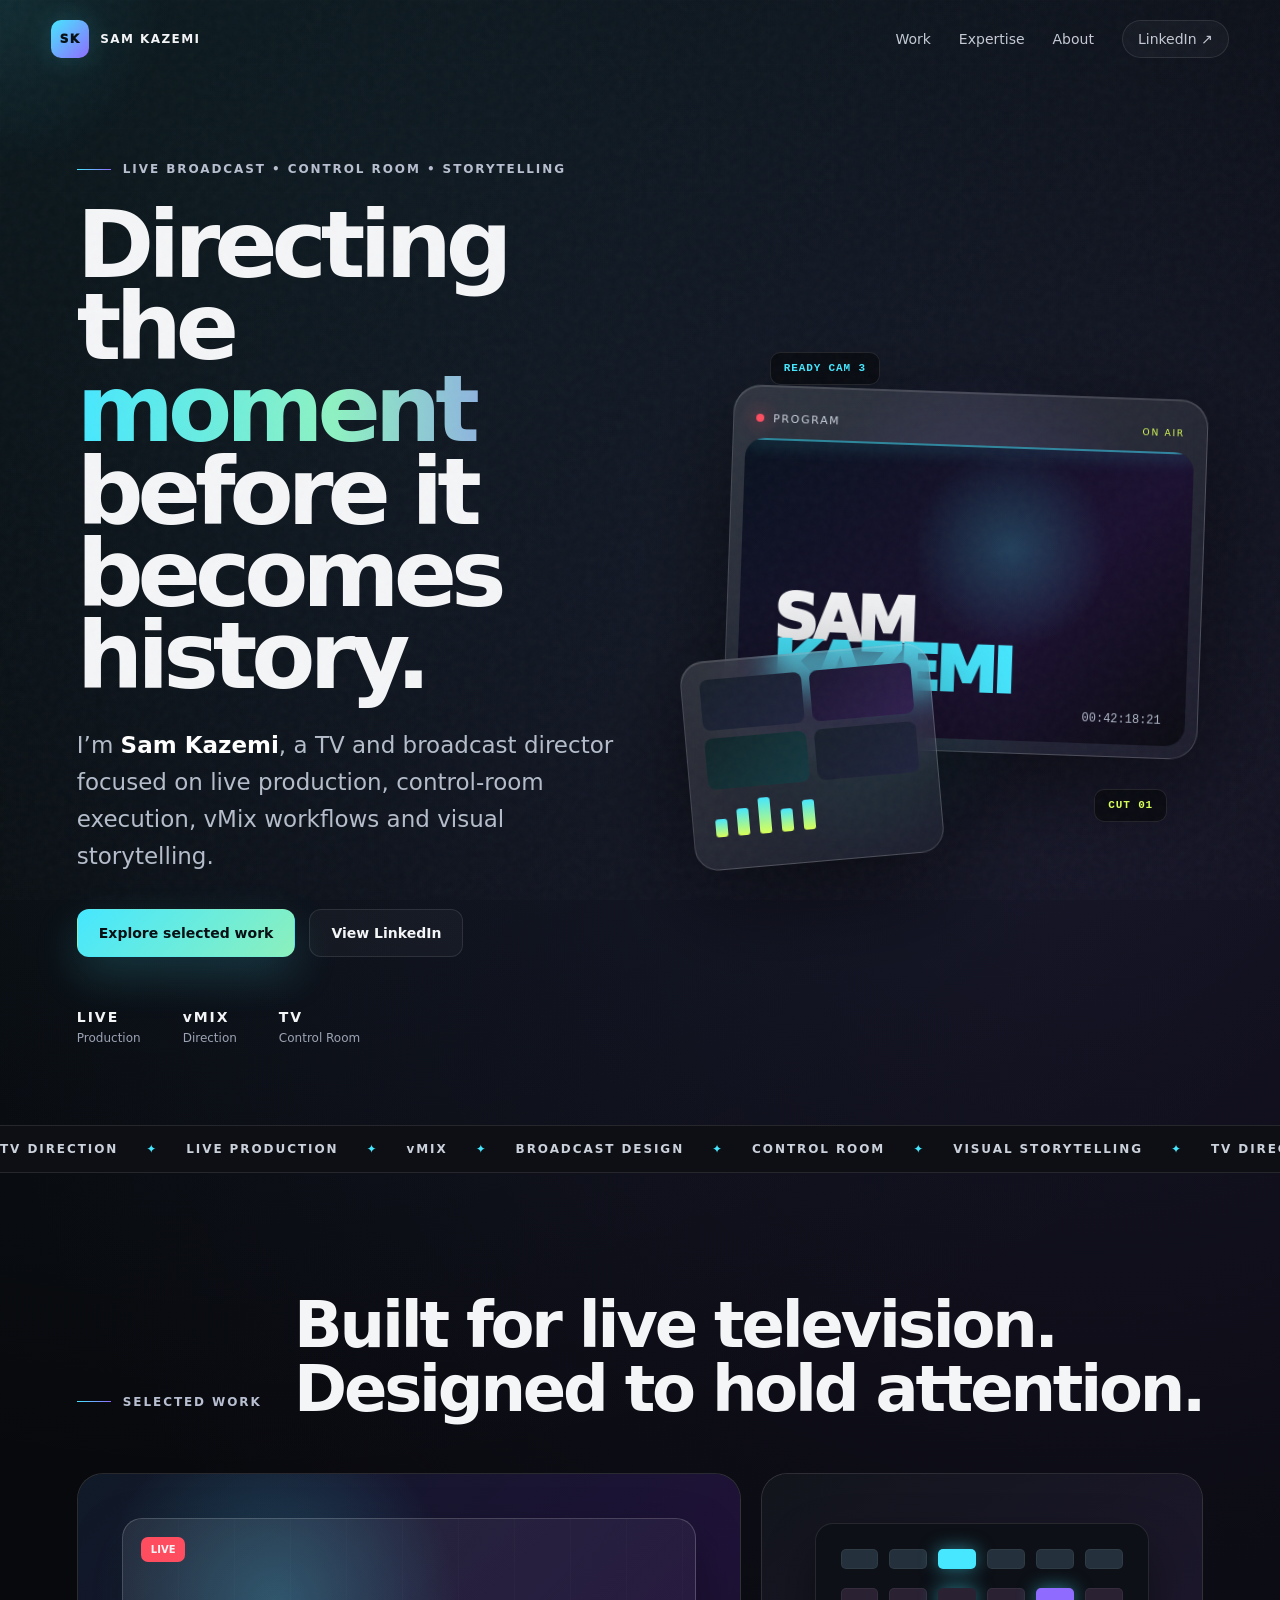
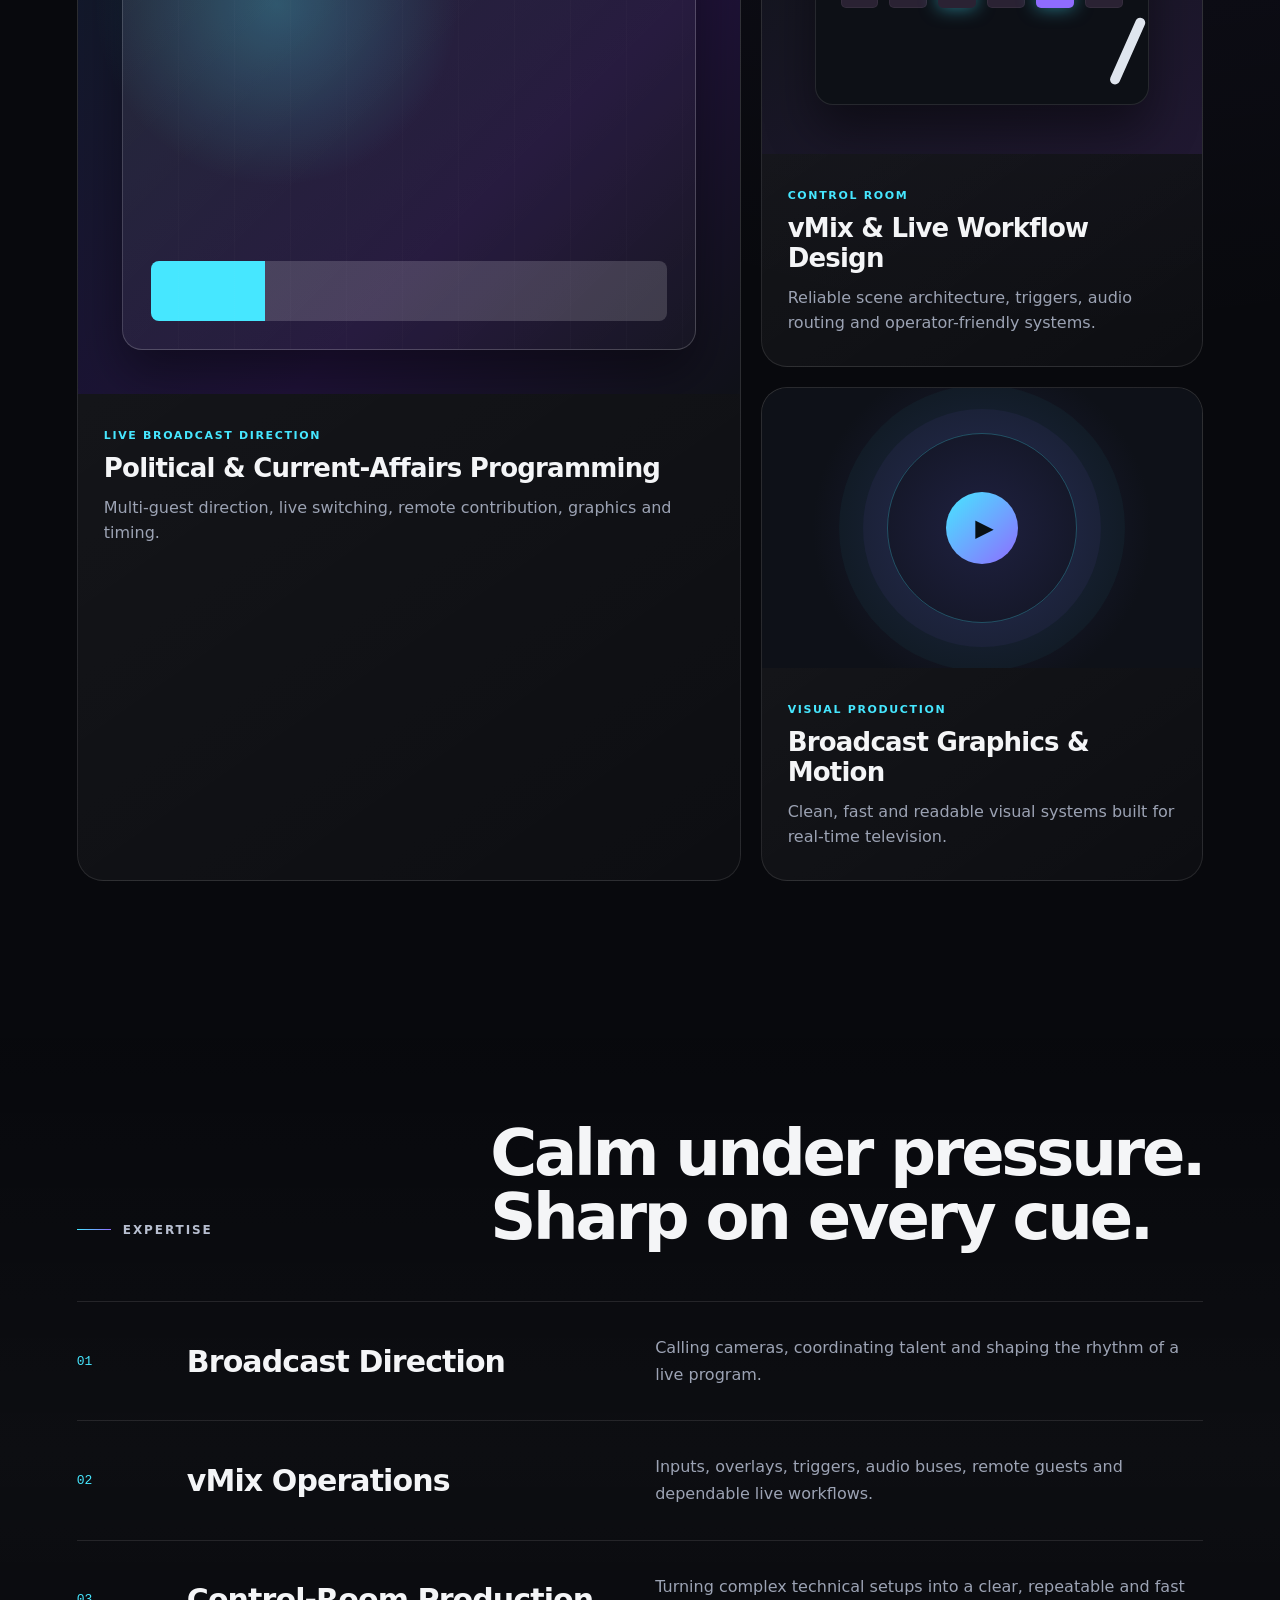
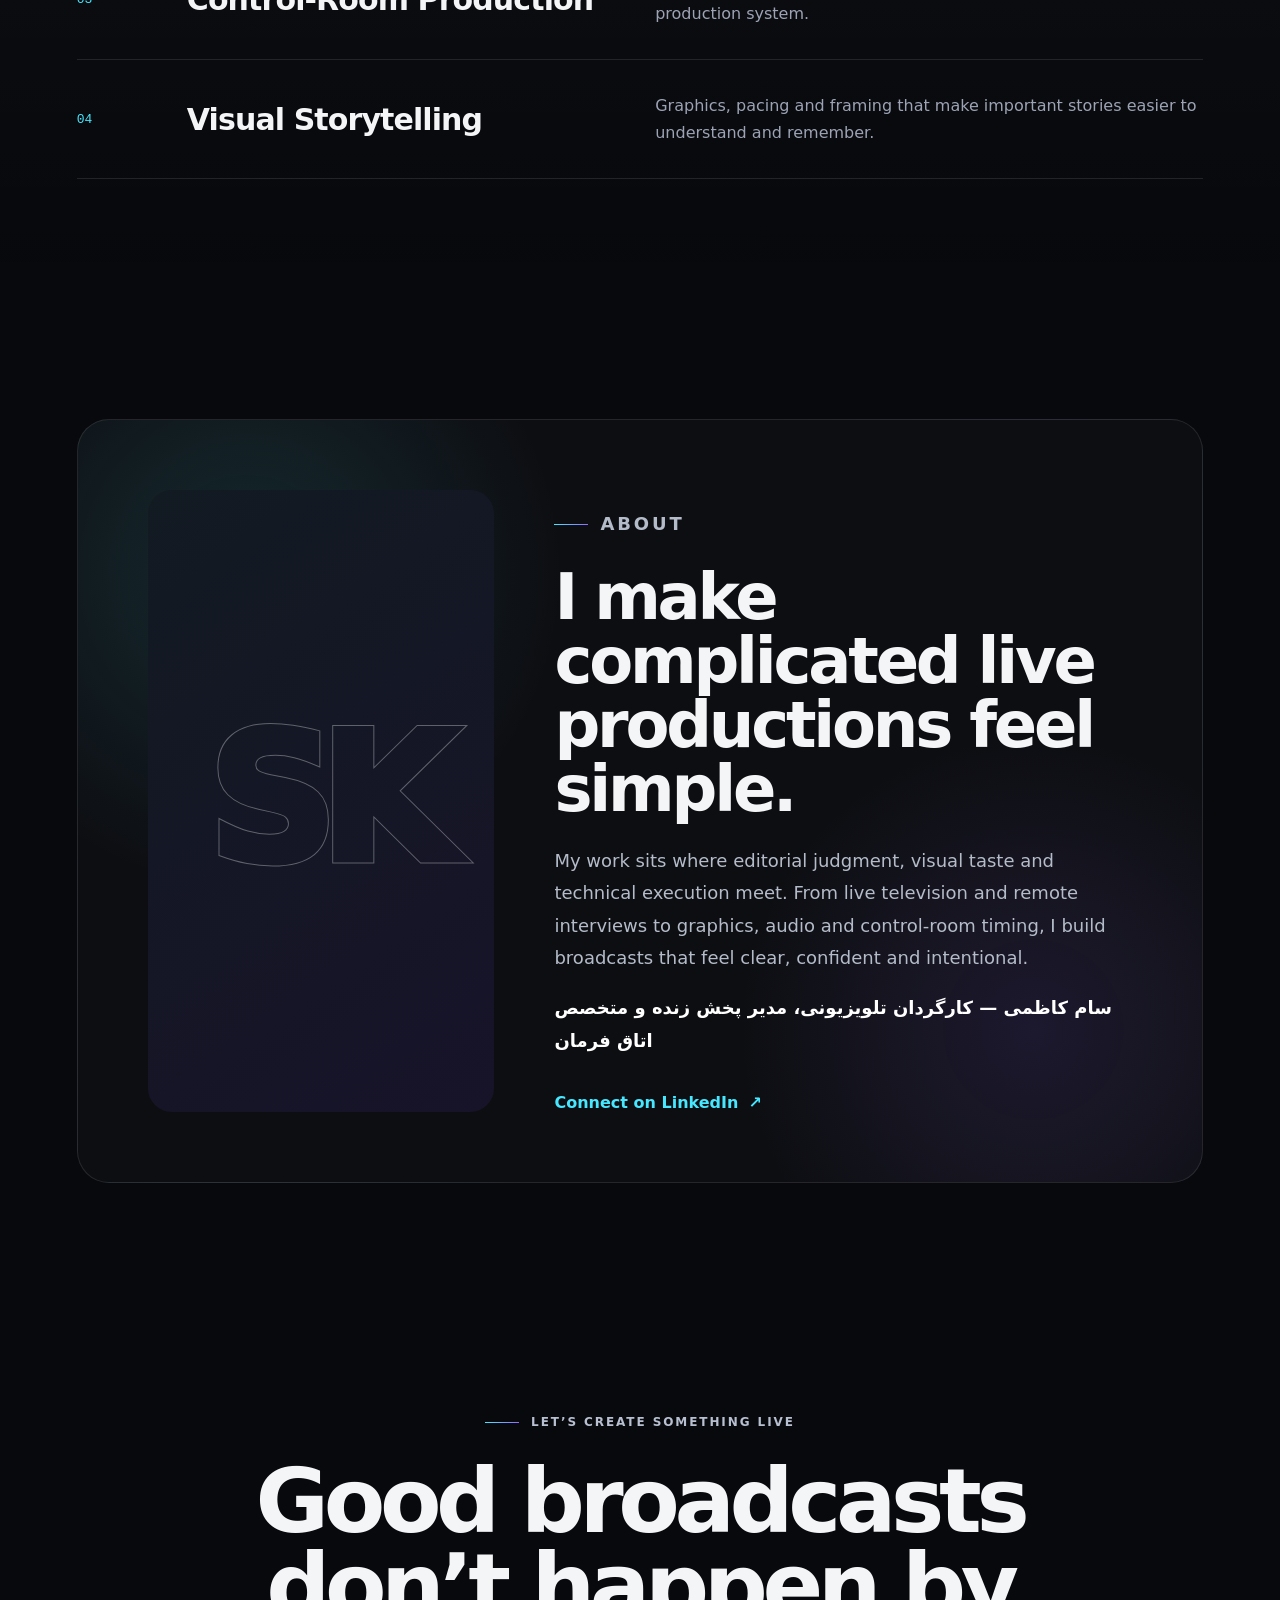
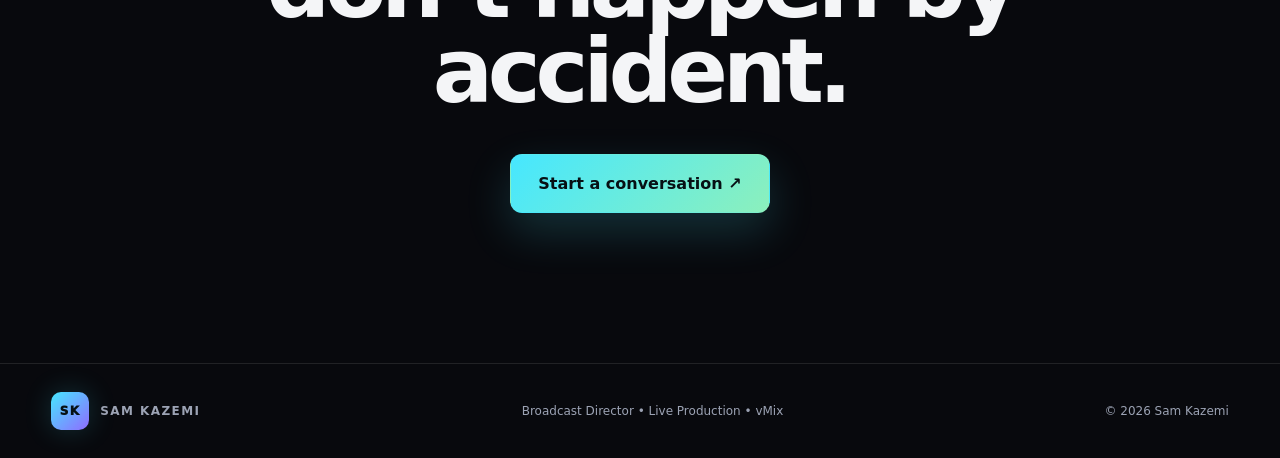
<file: sam-kazemi-portfolio/index.html>
<!doctype html>
<html lang="en" dir="ltr">
<head>
  <meta charset="utf-8" />
  <meta name="viewport" content="width=device-width,initial-scale=1" />
  <meta name="theme-color" content="#08090d" />
  <meta name="description" content="Sam Kazemi — TV Director, Broadcast Director and Live Production Specialist working across control rooms, vMix, live streaming and television production." />
  <meta name="keywords" content="Sam Kazemi, سام کاظمی, TV Director, Broadcast Director, vMix Operator, Live Production, Television Control Room" />
  <meta name="author" content="Sam Kazemi" />
  <meta property="og:title" content="Sam Kazemi — Broadcast Director" />
  <meta property="og:description" content="TV direction, live production, vMix and broadcast control-room workflows." />
  <meta property="og:type" content="website" />
  <meta property="og:url" content="https://samkazemi.com/" />
  <title>Sam Kazemi — Broadcast Director</title>
  <link rel="canonical" href="https://samkazemi.com/" />
  <link rel="stylesheet" href="styles.css" />
  <script type="application/ld+json">
  {
    "@context":"https://schema.org",
    "@type":"Person",
    "name":"Sam Kazemi",
    "alternateName":"سام کاظمی",
    "url":"https://samkazemi.com/",
    "sameAs":["https://www.linkedin.com/in/samkazemi"],
    "jobTitle":"Broadcast Director",
    "knowsAbout":["TV Direction","Live Production","vMix","Broadcast Control Room","Live Streaming"]
  }
  </script>
</head>
<body>
  <div class="noise"></div>
  <div class="cursor-glow" id="cursorGlow"></div>

  <header class="site-header">
    <a class="brand" href="#top" aria-label="Sam Kazemi home">
      <span class="brand-mark">SK</span>
      <span class="brand-text">SAM KAZEMI</span>
    </a>
    <nav class="nav" aria-label="Primary navigation">
      <a href="#work">Work</a>
      <a href="#expertise">Expertise</a>
      <a href="#about">About</a>
      <a class="nav-cta" href="https://www.linkedin.com/in/samkazemi" target="_blank" rel="noreferrer">LinkedIn ↗</a>
    </nav>
  </header>

  <main id="top">
    <section class="hero">
      <div class="hero-grid"></div>
      <div class="hero-copy reveal">
        <p class="eyebrow"><span></span> LIVE BROADCAST • CONTROL ROOM • STORYTELLING</p>
        <h1>
          Directing the
          <span class="gradient-text">moment</span>
          before it becomes history.
        </h1>
        <p class="hero-lead">
          I’m <strong>Sam Kazemi</strong>, a TV and broadcast director focused on
          live production, control-room execution, vMix workflows and visual storytelling.
        </p>
        <div class="hero-actions">
          <a class="btn btn-primary" href="#work">Explore selected work</a>
          <a class="btn btn-ghost" href="https://www.linkedin.com/in/samkazemi" target="_blank" rel="noreferrer">View LinkedIn</a>
        </div>
        <div class="hero-meta">
          <div><strong>LIVE</strong><span>Production</span></div>
          <div><strong>vMIX</strong><span>Direction</span></div>
          <div><strong>TV</strong><span>Control Room</span></div>
        </div>
      </div>

      <div class="hero-visual reveal delay-1" aria-hidden="true">
        <div class="orb orb-a"></div>
        <div class="orb orb-b"></div>
        <div class="monitor monitor-main">
          <div class="monitor-top">
            <span class="live-dot"></span> PROGRAM
            <small>ON AIR</small>
          </div>
          <div class="screen">
            <div class="scanline"></div>
            <div class="screen-title">SAM<br><span>KAZEMI</span></div>
            <div class="timecode">00:42:18:21</div>
          </div>
        </div>
        <div class="monitor monitor-side">
          <div class="mini-grid">
            <span></span><span></span><span></span><span></span>
          </div>
          <div class="levels">
            <i style="--h:44%"></i><i style="--h:68%"></i><i style="--h:89%"></i><i style="--h:57%"></i><i style="--h:76%"></i>
          </div>
        </div>
        <div class="floating-tag tag-one">CUT 01</div>
        <div class="floating-tag tag-two">READY CAM 3</div>
      </div>
    </section>

    <section class="ticker" aria-label="Skills ticker">
      <div class="ticker-track">
        <span>TV DIRECTION</span><b>✦</b><span>LIVE PRODUCTION</span><b>✦</b><span>vMIX</span><b>✦</b><span>BROADCAST DESIGN</span><b>✦</b><span>CONTROL ROOM</span><b>✦</b><span>VISUAL STORYTELLING</span><b>✦</b>
        <span>TV DIRECTION</span><b>✦</b><span>LIVE PRODUCTION</span><b>✦</b><span>vMIX</span><b>✦</b><span>BROADCAST DESIGN</span><b>✦</b><span>CONTROL ROOM</span><b>✦</b><span>VISUAL STORYTELLING</span><b>✦</b>
      </div>
    </section>

    <section class="section" id="work">
      <div class="section-heading reveal">
        <p class="eyebrow"><span></span> SELECTED WORK</p>
        <h2>Built for live television.<br>Designed to hold attention.</h2>
      </div>

      <div class="project-grid">
        <article class="project-card project-featured reveal">
          <div class="project-visual pv-1">
            <div class="project-screen">
              <span class="chip">LIVE</span>
              <div class="fake-lower-third"></div>
              <div class="studio-lines"></div>
            </div>
          </div>
          <div class="project-info">
            <p>LIVE BROADCAST DIRECTION</p>
            <h3>Political & Current-Affairs Programming</h3>
            <span>Multi-guest direction, live switching, remote contribution, graphics and timing.</span>
          </div>
        </article>

        <article class="project-card reveal delay-1">
          <div class="project-visual pv-2">
            <div class="switcher">
              <div class="switcher-row"><i></i><i></i><i></i><i></i><i></i><i></i></div>
              <div class="switcher-row warm"><i></i><i></i><i></i><i></i><i></i><i></i></div>
              <div class="t-bar"></div>
            </div>
          </div>
          <div class="project-info">
            <p>CONTROL ROOM</p>
            <h3>vMix & Live Workflow Design</h3>
            <span>Reliable scene architecture, triggers, audio routing and operator-friendly systems.</span>
          </div>
        </article>

        <article class="project-card reveal delay-2">
          <div class="project-visual pv-3">
            <div class="rings"></div>
            <div class="play">▶</div>
          </div>
          <div class="project-info">
            <p>VISUAL PRODUCTION</p>
            <h3>Broadcast Graphics & Motion</h3>
            <span>Clean, fast and readable visual systems built for real-time television.</span>
          </div>
        </article>
      </div>
    </section>

    <section class="section expertise" id="expertise">
      <div class="section-heading reveal">
        <p class="eyebrow"><span></span> EXPERTISE</p>
        <h2>Calm under pressure.<br>Sharp on every cue.</h2>
      </div>

      <div class="expertise-list">
        <div class="expertise-item reveal">
          <span>01</span><h3>Broadcast Direction</h3><p>Calling cameras, coordinating talent and shaping the rhythm of a live program.</p>
        </div>
        <div class="expertise-item reveal">
          <span>02</span><h3>vMix Operations</h3><p>Inputs, overlays, triggers, audio buses, remote guests and dependable live workflows.</p>
        </div>
        <div class="expertise-item reveal">
          <span>03</span><h3>Control-Room Production</h3><p>Turning complex technical setups into a clear, repeatable and fast production system.</p>
        </div>
        <div class="expertise-item reveal">
          <span>04</span><h3>Visual Storytelling</h3><p>Graphics, pacing and framing that make important stories easier to understand and remember.</p>
        </div>
      </div>
    </section>

    <section class="section about" id="about">
      <div class="about-card reveal">
        <div class="about-monogram">SK</div>
        <div class="about-copy">
          <p class="eyebrow"><span></span> ABOUT</p>
          <h2>I make complicated live productions feel simple.</h2>
          <p>
            My work sits where editorial judgment, visual taste and technical execution meet.
            From live television and remote interviews to graphics, audio and control-room timing,
            I build broadcasts that feel clear, confident and intentional.
          </p>
          <p class="persian">سام کاظمی — کارگردان تلویزیونی، مدیر پخش زنده و متخصص اتاق فرمان</p>
          <a class="text-link" href="https://www.linkedin.com/in/samkazemi" target="_blank" rel="noreferrer">Connect on LinkedIn <span>↗</span></a>
        </div>
      </div>
    </section>

    <section class="contact reveal">
      <p class="eyebrow"><span></span> LET’S CREATE SOMETHING LIVE</p>
      <h2>Good broadcasts don’t happen by accident.</h2>
      <a class="btn btn-primary btn-large" href="https://www.linkedin.com/in/samkazemi" target="_blank" rel="noreferrer">Start a conversation ↗</a>
    </section>
  </main>

  <footer>
    <div class="brand"><span class="brand-mark">SK</span><span class="brand-text">SAM KAZEMI</span></div>
    <p>Broadcast Director • Live Production • vMix</p>
    <span>© <span id="year"></span> Sam Kazemi</span>
  </footer>

  <script src="script.js"></script>
</body>
</html>
</file>
<file: sam-kazemi-portfolio/styles.css>
:root{
  --bg:#08090d;
  --bg-soft:#101218;
  --card:#12151d;
  --text:#f4f5f7;
  --muted:#9ca3b4;
  --line:rgba(255,255,255,.10);
  --cyan:#46e7ff;
  --violet:#8f6cff;
  --lime:#d9ff57;
}
*{box-sizing:border-box}
html{scroll-behavior:smooth}
body{
  margin:0;
  background:
    radial-gradient(circle at 20% 0%,rgba(72,231,255,.08),transparent 28%),
    radial-gradient(circle at 85% 15%,rgba(143,108,255,.10),transparent 25%),
    var(--bg);
  color:var(--text);
  font-family:Inter,ui-sans-serif,system-ui,-apple-system,BlinkMacSystemFont,"Segoe UI",sans-serif;
  overflow-x:hidden;
}
a{color:inherit;text-decoration:none}
.noise{
  position:fixed;inset:0;pointer-events:none;opacity:.045;z-index:50;
  background-image:url("data:image/svg+xml,%3Csvg viewBox='0 0 140 140' xmlns='http://www.w3.org/2000/svg'%3E%3Cfilter id='n'%3E%3CfeTurbulence type='fractalNoise' baseFrequency='.85' numOctaves='4' stitchTiles='stitch'/%3E%3C/filter%3E%3Crect width='100%25' height='100%25' filter='url(%23n)' opacity='.7'/%3E%3C/svg%3E");
}
.cursor-glow{
  position:fixed;width:360px;height:360px;border-radius:50%;pointer-events:none;z-index:-1;
  background:radial-gradient(circle,rgba(70,231,255,.10),transparent 68%);
  transform:translate(-50%,-50%);transition:opacity .2s;
}
.site-header{
  position:fixed;top:0;left:0;right:0;z-index:40;
  display:flex;align-items:center;justify-content:space-between;
  padding:20px clamp(20px,4vw,64px);
  border-bottom:1px solid transparent;
  transition:.3s ease;
}
.site-header.scrolled{
  background:rgba(8,9,13,.72);backdrop-filter:blur(18px);
  border-bottom-color:var(--line);
}
.brand{display:flex;align-items:center;gap:11px;font-weight:800;letter-spacing:.12em;font-size:12px}
.brand-mark{
  width:38px;height:38px;border-radius:10px;display:grid;place-items:center;
  background:linear-gradient(135deg,var(--cyan),var(--violet));color:#061014;
  font-weight:1000;box-shadow:0 0 28px rgba(70,231,255,.18)
}
.nav{display:flex;align-items:center;gap:28px;font-size:14px;color:#c5cad5}
.nav a{transition:.2s}
.nav a:hover{color:white}
.nav-cta{padding:10px 15px;border:1px solid var(--line);border-radius:999px;background:rgba(255,255,255,.03)}
.hero{
  position:relative;min-height:100vh;padding:150px clamp(20px,6vw,92px) 80px;
  display:grid;grid-template-columns:1.05fr .95fr;align-items:center;gap:40px;overflow:hidden;
}
.hero-grid{
  position:absolute;inset:0;opacity:.28;pointer-events:none;
  background-image:linear-gradient(rgba(255,255,255,.04) 1px,transparent 1px),linear-gradient(90deg,rgba(255,255,255,.04) 1px,transparent 1px);
  background-size:64px 64px;
  mask-image:linear-gradient(to bottom,black,transparent 90%);
}
.hero-copy{position:relative;z-index:2;max-width:820px}
.eyebrow{display:flex;align-items:center;gap:12px;color:#b8bfd0;font-size:12px;font-weight:700;letter-spacing:.16em}
.eyebrow span{width:34px;height:1px;background:linear-gradient(90deg,var(--cyan),var(--violet))}
h1{font-size:clamp(58px,7.3vw,118px);line-height:.88;letter-spacing:-.065em;margin:28px 0 30px;max-width:1000px}
.gradient-text{
  display:block;background:linear-gradient(90deg,var(--cyan),#8ef2c2 45%,var(--violet));
  -webkit-background-clip:text;background-clip:text;color:transparent;
}
.hero-lead{max-width:680px;color:#b5bdcb;font-size:clamp(18px,2vw,23px);line-height:1.6}
.hero-lead strong{color:white}
.hero-actions{display:flex;gap:14px;flex-wrap:wrap;margin-top:34px}
.btn{
  display:inline-flex;align-items:center;justify-content:center;padding:15px 21px;border-radius:12px;
  font-weight:800;font-size:14px;border:1px solid transparent;transition:.25s ease;
}
.btn-primary{background:linear-gradient(135deg,var(--cyan),#8cf0bc);color:#071014;box-shadow:0 18px 45px rgba(70,231,255,.18)}
.btn-primary:hover{transform:translateY(-3px);box-shadow:0 22px 60px rgba(70,231,255,.28)}
.btn-ghost{border-color:var(--line);background:rgba(255,255,255,.03)}
.btn-ghost:hover{background:rgba(255,255,255,.08)}
.hero-meta{display:flex;gap:42px;margin-top:52px}
.hero-meta div{display:flex;flex-direction:column;gap:6px}
.hero-meta strong{font-size:14px;letter-spacing:.14em}
.hero-meta span{font-size:12px;color:var(--muted)}
.hero-visual{position:relative;min-height:600px}
.orb{position:absolute;border-radius:50%;filter:blur(10px)}
.orb-a{width:390px;height:390px;right:6%;top:10%;background:radial-gradient(circle,var(--violet),transparent 68%);opacity:.22}
.orb-b{width:330px;height:330px;left:3%;bottom:5%;background:radial-gradient(circle,var(--cyan),transparent 68%);opacity:.18}
.monitor{
  position:absolute;background:linear-gradient(145deg,rgba(255,255,255,.12),rgba(255,255,255,.03));
  border:1px solid rgba(255,255,255,.16);box-shadow:0 30px 100px rgba(0,0,0,.55),inset 0 1px rgba(255,255,255,.12);
  backdrop-filter:blur(18px)
}
.monitor-main{width:min(92%,580px);height:360px;right:0;top:95px;border-radius:28px;padding:12px;transform:rotate(2deg)}
.monitor-top{height:40px;display:flex;align-items:center;gap:9px;padding:0 10px;font-size:11px;letter-spacing:.15em;color:#cbd1dc}
.monitor-top small{margin-left:auto;color:var(--lime)}
.live-dot{width:8px;height:8px;border-radius:50%;background:#ff4d60;box-shadow:0 0 18px #ff4d60}
.screen{position:relative;height:calc(100% - 40px);border-radius:20px;overflow:hidden;background:
  radial-gradient(circle at 60% 35%,rgba(70,231,255,.22),transparent 30%),
  linear-gradient(135deg,#0a1220,#1b1030 62%,#0b0c13)}
.screen:after{content:"";position:absolute;inset:0;background:linear-gradient(110deg,transparent 30%,rgba(255,255,255,.09) 45%,transparent 60%);transform:translateX(-100%);animation:sheen 5s infinite}
.screen-title{position:absolute;left:34px;bottom:45px;font-size:62px;line-height:.76;font-weight:1000;letter-spacing:-.08em}
.screen-title span{color:var(--cyan)}
.timecode{position:absolute;right:24px;bottom:18px;font-family:monospace;font-size:12px;color:#aeb7c8}
.scanline{position:absolute;left:0;right:0;height:2px;background:rgba(70,231,255,.55);box-shadow:0 0 18px var(--cyan);animation:scan 4s linear infinite}
.monitor-side{width:250px;height:210px;left:0;bottom:35px;border-radius:24px;padding:18px;transform:rotate(-5deg)}
.mini-grid{display:grid;grid-template-columns:1fr 1fr;gap:8px;height:110px}
.mini-grid span{border-radius:8px;background:linear-gradient(135deg,#18202c,#20243e)}
.mini-grid span:nth-child(2){background:linear-gradient(135deg,#1b1630,#302050)}
.mini-grid span:nth-child(3){background:linear-gradient(135deg,#11252a,#153a42)}
.levels{height:48px;display:flex;align-items:end;gap:10px;padding:8px 4px 0}
.levels i{display:block;width:12px;height:var(--h);border-radius:3px;background:linear-gradient(to top,var(--lime),var(--cyan))}
.floating-tag{
  position:absolute;padding:10px 13px;border:1px solid var(--line);border-radius:10px;
  background:rgba(8,9,13,.72);backdrop-filter:blur(10px);font:700 11px/1 monospace;letter-spacing:.08em
}
.tag-one{right:7%;bottom:75px;color:var(--lime)}
.tag-two{left:16%;top:55px;color:var(--cyan)}
.ticker{overflow:hidden;border-top:1px solid var(--line);border-bottom:1px solid var(--line);background:#0d0f14}
.ticker-track{display:flex;gap:28px;width:max-content;padding:16px 0;animation:ticker 26s linear infinite;font-size:12px;font-weight:800;letter-spacing:.16em;color:#cbd1db}
.ticker b{color:var(--cyan)}
.section{padding:120px clamp(20px,6vw,92px)}
.section-heading{display:flex;justify-content:space-between;align-items:end;gap:30px;margin-bottom:52px}
.section-heading h2{margin:0;font-size:clamp(42px,5vw,76px);line-height:1;letter-spacing:-.05em}
.project-grid{display:grid;grid-template-columns:1.2fr .8fr;gap:20px}
.project-card{background:linear-gradient(145deg,rgba(255,255,255,.065),rgba(255,255,255,.025));border:1px solid var(--line);border-radius:26px;overflow:hidden;transition:.35s}
.project-card:hover{transform:translateY(-7px);border-color:rgba(70,231,255,.3)}
.project-featured{grid-row:span 2}
.project-visual{height:280px;position:relative;overflow:hidden}
.project-featured .project-visual{height:520px}
.pv-1{background:radial-gradient(circle at 30% 25%,rgba(70,231,255,.26),transparent 30%),linear-gradient(135deg,#101a28,#1f1238 62%,#101219)}
.project-screen{position:absolute;inset:44px;border:1px solid rgba(255,255,255,.18);border-radius:20px;background:linear-gradient(135deg,rgba(255,255,255,.08),rgba(255,255,255,.02));box-shadow:0 24px 50px rgba(0,0,0,.4)}
.chip{position:absolute;top:18px;left:18px;background:#ff4d60;padding:7px 10px;border-radius:7px;font-size:10px;font-weight:900}
.fake-lower-third{position:absolute;left:28px;right:28px;bottom:28px;height:60px;background:linear-gradient(90deg,var(--cyan) 0 22%,rgba(255,255,255,.16) 22%);border-radius:8px}
.studio-lines{position:absolute;inset:0;background:repeating-linear-gradient(90deg,transparent 0 55px,rgba(255,255,255,.035) 56px)}
.pv-2{display:grid;place-items:center;background:linear-gradient(145deg,#12151c,#201831)}
.switcher{width:76%;height:65%;border:1px solid var(--line);border-radius:18px;background:#0d1016;padding:25px;position:relative;box-shadow:0 25px 50px rgba(0,0,0,.45)}
.switcher-row{display:flex;gap:11px;margin-bottom:19px}.switcher-row i{flex:1;height:20px;border-radius:5px;background:#24303b;box-shadow:inset 0 0 0 1px rgba(255,255,255,.05)}
.switcher-row i:nth-child(3),.switcher-row.warm i:nth-child(5){background:var(--cyan);box-shadow:0 0 18px rgba(70,231,255,.5)}
.switcher-row.warm i{background:#2a2233}.switcher-row.warm i:nth-child(5){background:var(--violet)}
.t-bar{position:absolute;width:10px;height:72px;border-radius:8px;background:#dfe5ee;right:30px;bottom:20px;transform:rotate(24deg);transform-origin:bottom}
.pv-3{display:grid;place-items:center;background:radial-gradient(circle,#1f2141,#0e1118 65%)}
.rings{width:190px;height:190px;border:1px solid rgba(70,231,255,.28);border-radius:50%;box-shadow:0 0 0 24px rgba(143,108,255,.06),0 0 0 48px rgba(70,231,255,.035);animation:spin 12s linear infinite}
.play{position:absolute;width:72px;height:72px;border-radius:50%;display:grid;place-items:center;background:linear-gradient(135deg,var(--cyan),var(--violet));color:#081014;padding-left:5px;font-size:24px}
.project-info{padding:24px 26px 30px}
.project-info p{font-size:11px;letter-spacing:.15em;color:var(--cyan);font-weight:800}
.project-info h3{margin:8px 0 12px;font-size:26px;letter-spacing:-.03em}
.project-info span{color:var(--muted);line-height:1.6}
.expertise{background:linear-gradient(180deg,transparent,rgba(255,255,255,.025),transparent)}
.expertise-list{border-top:1px solid var(--line)}
.expertise-item{display:grid;grid-template-columns:80px 1fr 1.25fr;align-items:center;gap:30px;padding:32px 0;border-bottom:1px solid var(--line)}
.expertise-item span{font-family:monospace;color:var(--cyan)}
.expertise-item h3{margin:0;font-size:30px;letter-spacing:-.03em}
.expertise-item p{margin:0;color:var(--muted);line-height:1.7}
.about-card{position:relative;overflow:hidden;display:grid;grid-template-columns:.75fr 1.25fr;gap:60px;padding:70px;border:1px solid var(--line);border-radius:32px;background:
  radial-gradient(circle at 15% 20%,rgba(70,231,255,.12),transparent 28%),
  radial-gradient(circle at 85% 80%,rgba(143,108,255,.12),transparent 26%),
  rgba(255,255,255,.025)}
.about-monogram{display:grid;place-items:center;min-height:370px;border-radius:24px;background:linear-gradient(145deg,#121a22,#171329);font-size:clamp(100px,14vw,210px);font-weight:1000;letter-spacing:-.1em;color:transparent;-webkit-text-stroke:1px rgba(255,255,255,.32)}
.about-copy h2{font-size:clamp(42px,5vw,72px);line-height:1;letter-spacing:-.05em;margin:24px 0}
.about-copy>p{color:#b4bcc9;line-height:1.8;font-size:18px}
.persian{direction:rtl;text-align:left;color:white!important;font-weight:700}
.text-link{display:inline-flex;gap:10px;margin-top:18px;color:var(--cyan);font-weight:800}
.contact{text-align:center;padding:100px 20px 150px}
.contact .eyebrow{justify-content:center}
.contact h2{font-size:clamp(48px,7vw,100px);line-height:.95;letter-spacing:-.06em;max-width:1000px;margin:30px auto 40px}
.btn-large{padding:19px 27px;font-size:16px}
footer{display:flex;align-items:center;justify-content:space-between;gap:20px;padding:28px clamp(20px,4vw,64px);border-top:1px solid var(--line);color:var(--muted);font-size:12px}
.reveal{opacity:0;transform:translateY(28px);transition:opacity .8s ease,transform .8s ease}
.reveal.visible{opacity:1;transform:none}
.delay-1{transition-delay:.12s}.delay-2{transition-delay:.24s}
@keyframes ticker{to{transform:translateX(-50%)}}
@keyframes scan{from{top:0}to{top:100%}}
@keyframes sheen{50%,100%{transform:translateX(100%)}}
@keyframes spin{to{transform:rotate(360deg)}}
@media(max-width:980px){
  .nav a:not(.nav-cta){display:none}
  .hero{grid-template-columns:1fr;padding-top:130px}
  .hero-visual{min-height:520px}
  .project-grid{grid-template-columns:1fr}
  .project-featured{grid-row:auto}
  .project-featured .project-visual{height:380px}
  .section-heading{display:block}.section-heading .eyebrow{margin-bottom:22px}
  .about-card{grid-template-columns:1fr;padding:30px}.about-monogram{min-height:260px}
}
@media(max-width:680px){
  h1{font-size:58px}
  .hero{padding-left:20px;padding-right:20px}
  .hero-meta{gap:20px;justify-content:space-between}
  .hero-visual{min-height:440px}
  .monitor-main{height:290px;top:55px}
  .monitor-side{width:190px;height:160px}
  .screen-title{font-size:46px}
  .section{padding:90px 20px}
  .section-heading h2{font-size:46px}
  .expertise-item{grid-template-columns:50px 1fr;padding:25px 0}
  .expertise-item p{grid-column:2}
  .about-card{border-radius:24px}
  footer{flex-direction:column;text-align:center}
}
</file>
